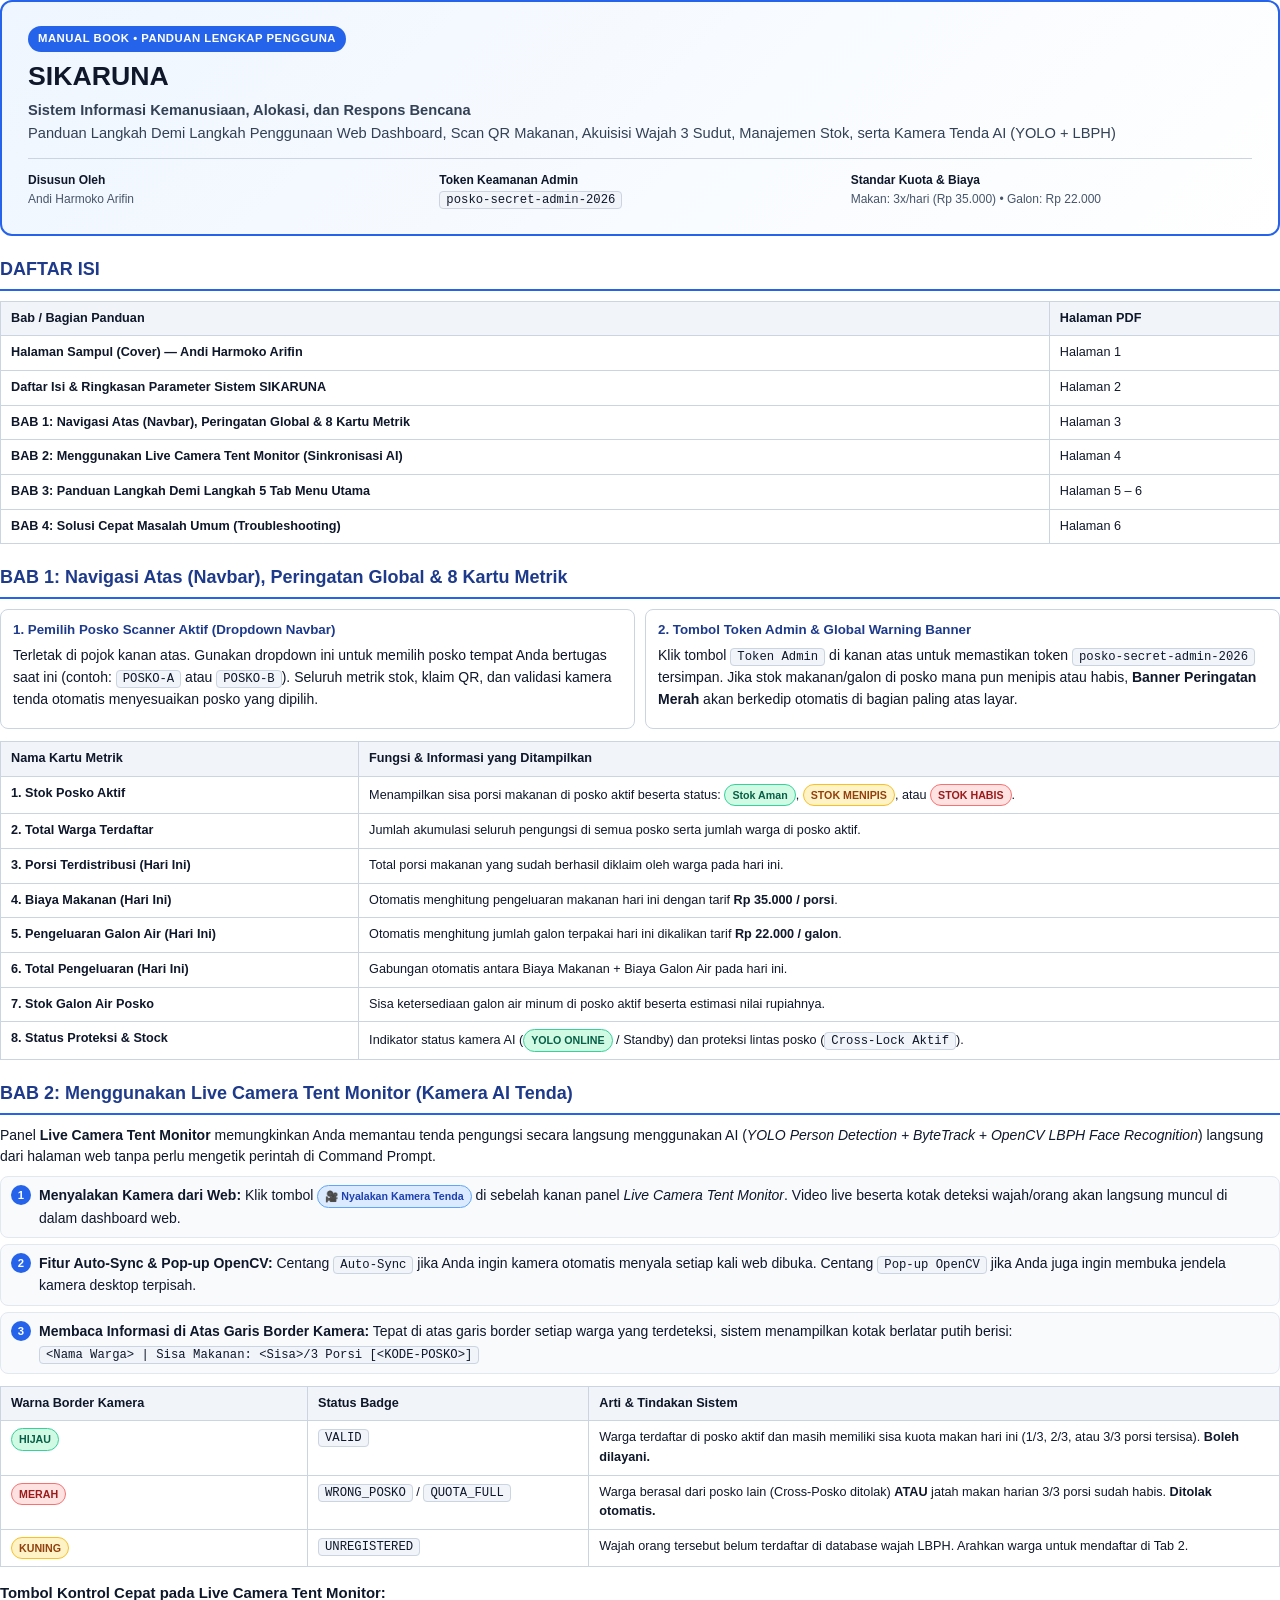
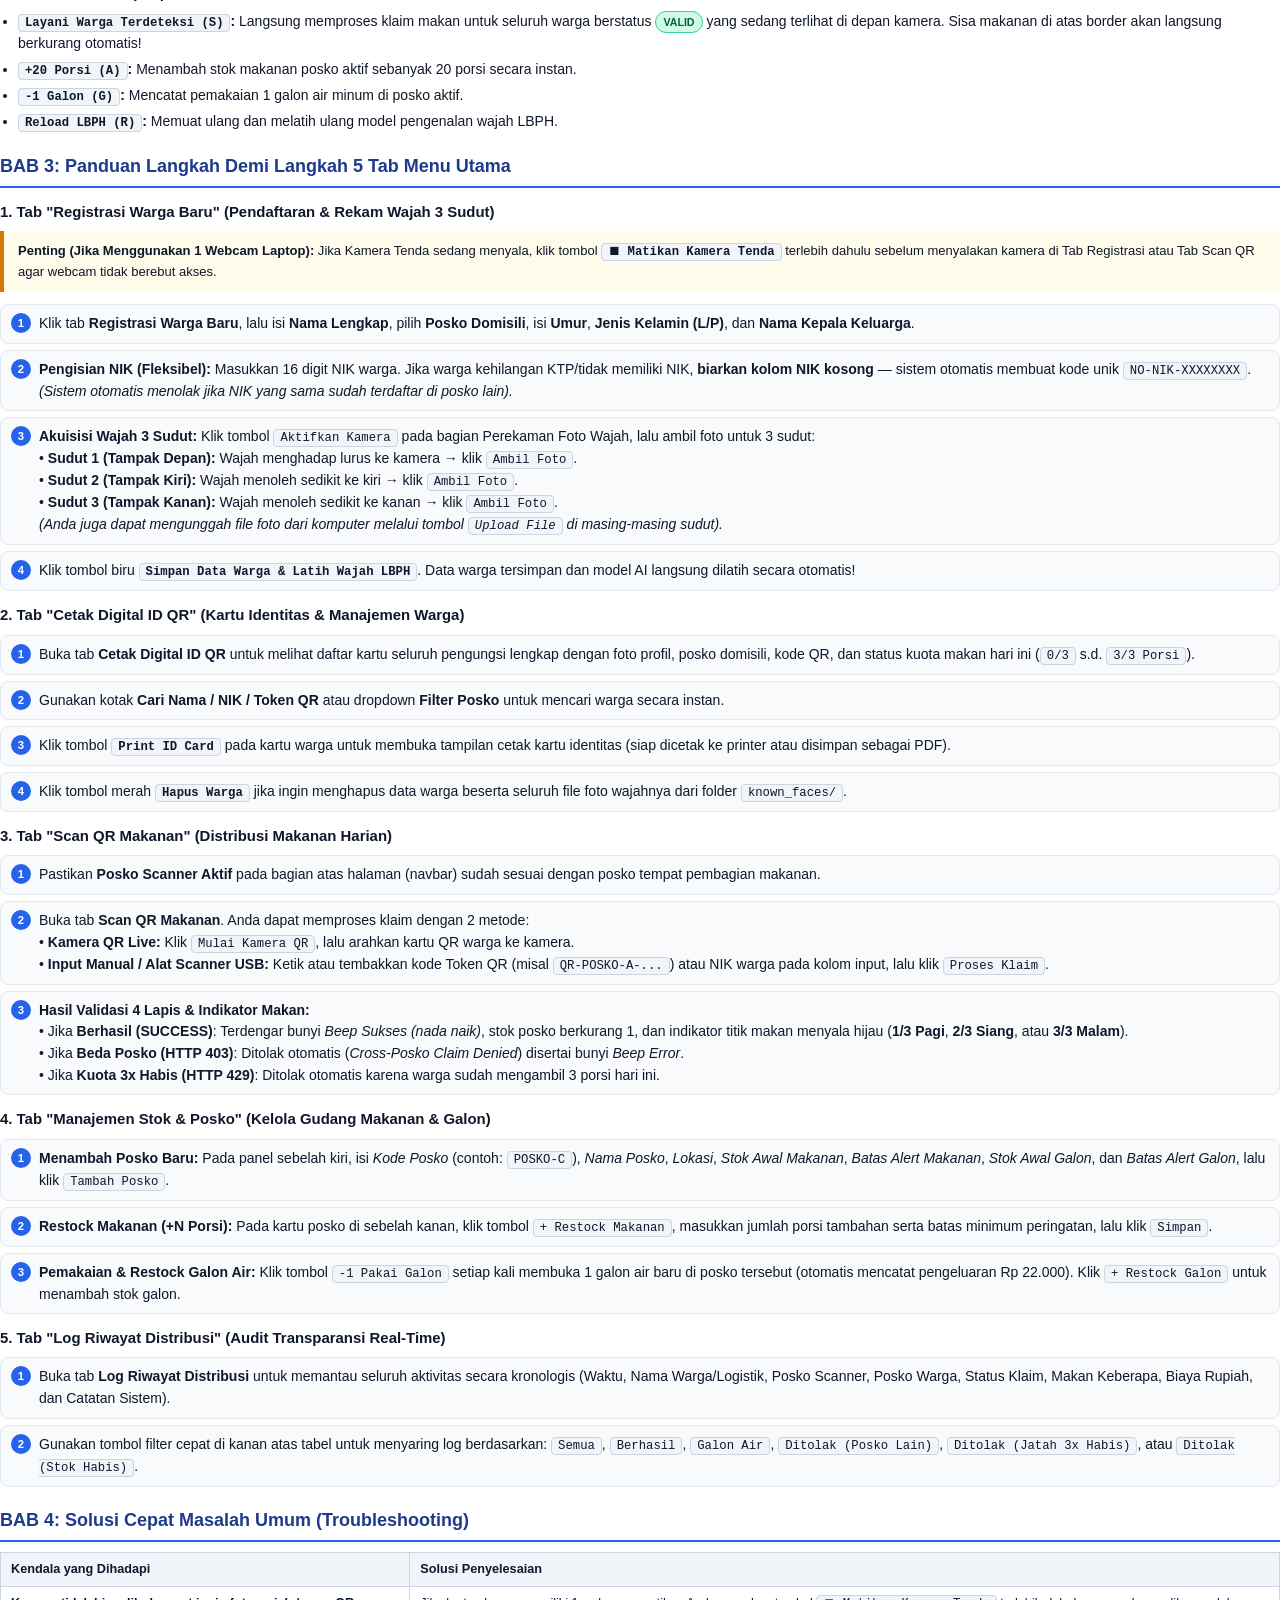
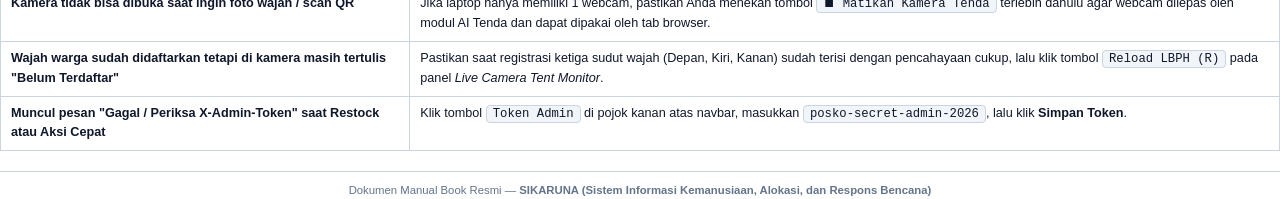
<file: docs/Manual_Book_Posko_Detector.html>
<!DOCTYPE html>
<html lang="id">
<head>
    <meta charset="UTF-8">
    <title>Manual Book — SIKARUNA (Sistem Informasi Kemanusiaan, Alokasi, dan Respons Bencana)</title>
    <style>
        @page {
            size: A4;
            margin: 16mm 16mm 16mm 16mm;
        }
        * {
            box-sizing: border-box;
            margin: 0;
            padding: 0;
        }
        body {
            font-family: "Segoe UI", -apple-system, BlinkMacSystemFont, Roboto, Arial, sans-serif;
            color: #0f172a;
            background: #ffffff;
            line-height: 1.55;
            font-size: 10.5pt;
        }
        .cover-banner {
            border: 2px solid #2563eb;
            border-radius: 12px;
            padding: 24px 26px;
            background: linear-gradient(135deg, #eff6ff 0%, #ffffff 100%);
            margin-bottom: 20px;
        }
        .cover-badge {
            display: inline-block;
            background: #2563eb;
            color: #ffffff;
            font-weight: 700;
            font-size: 8.5pt;
            padding: 4px 10px;
            border-radius: 999px;
            letter-spacing: 0.5px;
            text-transform: uppercase;
            margin-bottom: 8px;
        }
        .cover-banner h1 {
            font-size: 20pt;
            font-weight: 800;
            color: #0f172a;
            line-height: 1.25;
            margin-bottom: 6px;
        }
        .cover-banner p.subtitle {
            font-size: 11pt;
            color: #334155;
            margin-bottom: 14px;
        }
        .cover-meta {
            display: grid;
            grid-template-columns: repeat(3, 1fr);
            gap: 10px;
            border-top: 1px solid #cbd5e1;
            padding-top: 12px;
            font-size: 9pt;
            color: #475569;
        }
        .cover-meta div strong {
            color: #0f172a;
            display: block;
        }
        h2.section-title {
            font-size: 13.5pt;
            font-weight: 800;
            color: #1e3a8a;
            border-bottom: 2px solid #2563eb;
            padding-bottom: 5px;
            margin-top: 20px;
            margin-bottom: 10px;
            page-break-after: avoid;
        }
        h3.sub-title {
            font-size: 11.2pt;
            font-weight: 700;
            color: #0f172a;
            margin-top: 12px;
            margin-bottom: 6px;
            page-break-after: avoid;
        }
        p {
            margin-bottom: 8px;
        }
        .step-list {
            list-style: none;
            margin: 8px 0 12px 0;
        }
        .step-list li {
            position: relative;
            padding: 8px 12px 8px 38px;
            background: #f8fafc;
            border: 1px solid #e2e8f0;
            border-radius: 8px;
            margin-bottom: 6px;
            page-break-inside: avoid;
        }
        .step-list li .step-num {
            position: absolute;
            left: 10px;
            top: 8px;
            width: 20px;
            height: 20px;
            border-radius: 50%;
            background: #2563eb;
            color: #ffffff;
            font-weight: 700;
            font-size: 8.5pt;
            display: flex;
            align-items: center;
            justify-content: center;
            text-align: center;
            line-height: 20px;
        }
        code, .kbd {
            font-family: Consolas, "Courier New", monospace;
            background: #f1f5f9;
            border: 1px solid #cbd5e1;
            border-radius: 4px;
            padding: 1px 6px;
            font-size: 9.2pt;
            color: #0f172a;
        }
        .info-box {
            padding: 10px 14px;
            border-left: 4px solid #2563eb;
            background: #eff6ff;
            border-radius: 0 8px 8px 0;
            margin: 8px 0 12px 0;
            font-size: 9.8pt;
            page-break-inside: avoid;
        }
        .warn-box {
            padding: 10px 14px;
            border-left: 4px solid #d97706;
            background: #fffbeb;
            border-radius: 0 8px 8px 0;
            margin: 8px 0 12px 0;
            font-size: 9.8pt;
            page-break-inside: avoid;
        }
        table {
            width: 100%;
            border-collapse: collapse;
            margin: 8px 0 14px 0;
            font-size: 9.5pt;
            page-break-inside: avoid;
        }
        th, td {
            border: 1px solid #cbd5e1;
            padding: 7px 10px;
            text-align: left;
            vertical-align: top;
        }
        th {
            background: #f1f5f9;
            font-weight: 700;
            color: #0f172a;
        }
        .badge {
            display: inline-block;
            padding: 2px 7px;
            border-radius: 999px;
            font-size: 8pt;
            font-weight: 700;
        }
        .b-green {
            background: #d1fae5;
            color: #065f46;
            border: 1px solid #34d399;
        }
        .b-red {
            background: #fee2e2;
            color: #991b1b;
            border: 1px solid #f87171;
        }
        .b-yellow {
            background: #fef3c7;
            color: #92400e;
            border: 1px solid #fbbf24;
        }
        .b-blue {
            background: #dbeafe;
            color: #1e40af;
            border: 1px solid #60a5fa;
        }
        .grid-2 {
            display: grid;
            grid-template-columns: 1fr 1fr;
            gap: 10px;
            margin: 8px 0 12px 0;
        }
        .card-mini {
            border: 1px solid #cbd5e1;
            border-radius: 8px;
            padding: 10px 12px;
            background: #ffffff;
            page-break-inside: avoid;
        }
        .card-mini h4 {
            font-size: 10pt;
            color: #1e3a8a;
            margin-bottom: 4px;
        }
        .page-break {
            page-break-before: always;
        }
        .footer-note {
            margin-top: 20px;
            padding-top: 10px;
            border-top: 1px solid #cbd5e1;
            font-size: 8.5pt;
            color: #64748b;
            text-align: center;
        }
    </style>
</head>
<body>

    <!-- COVER BANNER -->
    <div class="cover-banner">
        <span class="cover-badge">MANUAL BOOK &bull; PANDUAN LENGKAP PENGGUNA</span>
        <h1>SIKARUNA</h1>
        <p class="subtitle"><strong>Sistem Informasi Kemanusiaan, Alokasi, dan Respons Bencana</strong><br>Panduan Langkah Demi Langkah Penggunaan Web Dashboard, Scan QR Makanan, Akuisisi Wajah 3 Sudut, Manajemen Stok, serta Kamera Tenda AI (YOLO + LBPH)</p>
        <div class="cover-meta">
            <div>
                <strong>Disusun Oleh</strong>
                Andi Harmoko Arifin
            </div>
            <div>
                <strong>Token Keamanan Admin</strong>
                <code>posko-secret-admin-2026</code>
            </div>
            <div>
                <strong>Standar Kuota &amp; Biaya</strong>
                Makan: 3x/hari (Rp 35.000) &bull; Galon: Rp 22.000
            </div>
        </div>
    </div>

    <!-- DAFTAR ISI -->
    <h2 class="section-title">DAFTAR ISI</h2>
    <table>
        <thead>
            <tr>
                <th>Bab / Bagian Panduan</th>
                <th style="width: 18%;">Halaman PDF</th>
            </tr>
        </thead>
        <tbody>
            <tr><td><strong>Halaman Sampul (Cover) &mdash; Andi Harmoko Arifin</strong></td><td>Halaman 1</td></tr>
            <tr><td><strong>Daftar Isi &amp; Ringkasan Parameter Sistem SIKARUNA</strong></td><td>Halaman 2</td></tr>
            <tr><td><strong>BAB 1: Navigasi Atas (Navbar), Peringatan Global &amp; 8 Kartu Metrik</strong></td><td>Halaman 3</td></tr>
            <tr><td><strong>BAB 2: Menggunakan Live Camera Tent Monitor (Sinkronisasi AI)</strong></td><td>Halaman 4</td></tr>
            <tr><td><strong>BAB 3: Panduan Langkah Demi Langkah 5 Tab Menu Utama</strong></td><td>Halaman 5 &ndash; 6</td></tr>
            <tr><td><strong>BAB 4: Solusi Cepat Masalah Umum (Troubleshooting)</strong></td><td>Halaman 6</td></tr>
        </tbody>
    </table>

    <!-- BAB 1 -->
    <h2 class="section-title">BAB 1: Navigasi Atas (Navbar), Peringatan Global &amp; 8 Kartu Metrik</h2>

    <div class="grid-2">
        <div class="card-mini">
            <h4>1. Pemilih Posko Scanner Aktif (Dropdown Navbar)</h4>
            <p>Terletak di pojok kanan atas. Gunakan dropdown ini untuk memilih posko tempat Anda bertugas saat ini (contoh: <code>POSKO-A</code> atau <code>POSKO-B</code>). Seluruh metrik stok, klaim QR, dan validasi kamera tenda otomatis menyesuaikan posko yang dipilih.</p>
        </div>
        <div class="card-mini">
            <h4>2. Tombol Token Admin &amp; Global Warning Banner</h4>
            <p>Klik tombol <code>Token Admin</code> di kanan atas untuk memastikan token <code>posko-secret-admin-2026</code> tersimpan. Jika stok makanan/galon di posko mana pun menipis atau habis, <strong>Banner Peringatan Merah</strong> akan berkedip otomatis di bagian paling atas layar.</p>
        </div>
    </div>

    <table>
        <thead>
            <tr>
                <th style="width: 28%;">Nama Kartu Metrik</th>
                <th>Fungsi &amp; Informasi yang Ditampilkan</th>
            </tr>
        </thead>
        <tbody>
            <tr>
                <td><strong>1. Stok Posko Aktif</strong></td>
                <td>Menampilkan sisa porsi makanan di posko aktif beserta status: <span class="badge b-green">Stok Aman</span>, <span class="badge b-yellow">STOK MENIPIS</span>, atau <span class="badge b-red">STOK HABIS</span>.</td>
            </tr>
            <tr>
                <td><strong>2. Total Warga Terdaftar</strong></td>
                <td>Jumlah akumulasi seluruh pengungsi di semua posko serta jumlah warga di posko aktif.</td>
            </tr>
            <tr>
                <td><strong>3. Porsi Terdistribusi (Hari Ini)</strong></td>
                <td>Total porsi makanan yang sudah berhasil diklaim oleh warga pada hari ini.</td>
            </tr>
            <tr>
                <td><strong>4. Biaya Makanan (Hari Ini)</strong></td>
                <td>Otomatis menghitung pengeluaran makanan hari ini dengan tarif <strong>Rp 35.000 / porsi</strong>.</td>
            </tr>
            <tr>
                <td><strong>5. Pengeluaran Galon Air (Hari Ini)</strong></td>
                <td>Otomatis menghitung jumlah galon terpakai hari ini dikalikan tarif <strong>Rp 22.000 / galon</strong>.</td>
            </tr>
            <tr>
                <td><strong>6. Total Pengeluaran (Hari Ini)</strong></td>
                <td>Gabungan otomatis antara Biaya Makanan + Biaya Galon Air pada hari ini.</td>
            </tr>
            <tr>
                <td><strong>7. Stok Galon Air Posko</strong></td>
                <td>Sisa ketersediaan galon air minum di posko aktif beserta estimasi nilai rupiahnya.</td>
            </tr>
            <tr>
                <td><strong>8. Status Proteksi &amp; Stock</strong></td>
                <td>Indikator status kamera AI (<span class="badge b-green">YOLO ONLINE</span> / Standby) dan proteksi lintas posko (<code>Cross-Lock Aktif</code>).</td>
            </tr>
        </tbody>
    </table>

    <div class="page-break"></div>

    <!-- BAB 2 -->
    <h2 class="section-title">BAB 2: Menggunakan Live Camera Tent Monitor (Kamera AI Tenda)</h2>
    <p>Panel <strong>Live Camera Tent Monitor</strong> memungkinkan Anda memantau tenda pengungsi secara langsung menggunakan AI (<em>YOLO Person Detection + ByteTrack + OpenCV LBPH Face Recognition</em>) langsung dari halaman web tanpa perlu mengetik perintah di Command Prompt.</p>

    <ul class="step-list">
        <li>
            <span class="step-num">1</span>
            <strong>Menyalakan Kamera dari Web:</strong> Klik tombol <span class="badge b-blue">🎥 Nyalakan Kamera Tenda</span> di sebelah kanan panel <em>Live Camera Tent Monitor</em>. Video live beserta kotak deteksi wajah/orang akan langsung muncul di dalam dashboard web.
        </li>
        <li>
            <span class="step-num">2</span>
            <strong>Fitur Auto-Sync &amp; Pop-up OpenCV:</strong>
            Centang <code>Auto-Sync</code> jika Anda ingin kamera otomatis menyala setiap kali web dibuka. Centang <code>Pop-up OpenCV</code> jika Anda juga ingin membuka jendela kamera desktop terpisah.
        </li>
        <li>
            <span class="step-num">3</span>
            <strong>Membaca Informasi di Atas Garis Border Kamera:</strong>
            Tepat di atas garis border setiap warga yang terdeteksi, sistem menampilkan kotak berlatar putih berisi:<br>
            <code>&lt;Nama Warga&gt; | Sisa Makanan: &lt;Sisa&gt;/3 Porsi [&lt;KODE-POSKO&gt;]</code>
        </li>
    </ul>

    <table>
        <thead>
            <tr>
                <th style="width: 24%;">Warna Border Kamera</th>
                <th style="width: 22%;">Status Badge</th>
                <th>Arti &amp; Tindakan Sistem</th>
            </tr>
        </thead>
        <tbody>
            <tr>
                <td><span class="badge b-green">HIJAU</span></td>
                <td><code>VALID</code></td>
                <td>Warga terdaftar di posko aktif dan masih memiliki sisa kuota makan hari ini (1/3, 2/3, atau 3/3 porsi tersisa). <strong>Boleh dilayani.</strong></td>
            </tr>
            <tr>
                <td><span class="badge b-red">MERAH</span></td>
                <td><code>WRONG_POSKO</code> / <code>QUOTA_FULL</code></td>
                <td>Warga berasal dari posko lain (Cross-Posko ditolak) <strong>ATAU</strong> jatah makan harian 3/3 porsi sudah habis. <strong>Ditolak otomatis.</strong></td>
            </tr>
            <tr>
                <td><span class="badge b-yellow">KUNING</span></td>
                <td><code>UNREGISTERED</code></td>
                <td>Wajah orang tersebut belum terdaftar di database wajah LBPH. Arahkan warga untuk mendaftar di Tab 2.</td>
            </tr>
        </tbody>
    </table>

    <h3 class="sub-title">Tombol Kontrol Cepat pada Live Camera Tent Monitor:</h3>
    <ul>
        <li style="margin-left: 18px; margin-bottom: 4px;"><strong><code>Layani Warga Terdeteksi (S)</code>:</strong> Langsung memproses klaim makan untuk seluruh warga berstatus <span class="badge b-green">VALID</span> yang sedang terlihat di depan kamera. Sisa makanan di atas border akan langsung berkurang otomatis!</li>
        <li style="margin-left: 18px; margin-bottom: 4px;"><strong><code>+20 Porsi (A)</code>:</strong> Menambah stok makanan posko aktif sebanyak 20 porsi secara instan.</li>
        <li style="margin-left: 18px; margin-bottom: 4px;"><strong><code>-1 Galon (G)</code>:</strong> Mencatat pemakaian 1 galon air minum di posko aktif.</li>
        <li style="margin-left: 18px; margin-bottom: 8px;"><strong><code>Reload LBPH (R)</code>:</strong> Memuat ulang dan melatih ulang model pengenalan wajah LBPH.</li>
    </ul>

    <!-- BAB 3 -->
    <h2 class="section-title">BAB 3: Panduan Langkah Demi Langkah 5 Tab Menu Utama</h2>

    <h3 class="sub-title">1. Tab "Registrasi Warga Baru" (Pendaftaran &amp; Rekam Wajah 3 Sudut)</h3>
    <div class="warn-box">
        <strong>Penting (Jika Menggunakan 1 Webcam Laptop):</strong> Jika Kamera Tenda sedang menyala, klik tombol <strong><code>⏹ Matikan Kamera Tenda</code></strong> terlebih dahulu sebelum menyalakan kamera di Tab Registrasi atau Tab Scan QR agar webcam tidak berebut akses.
    </div>
    <ul class="step-list">
        <li>
            <span class="step-num">1</span>
            Klik tab <strong>Registrasi Warga Baru</strong>, lalu isi <strong>Nama Lengkap</strong>, pilih <strong>Posko Domisili</strong>, isi <strong>Umur</strong>, <strong>Jenis Kelamin (L/P)</strong>, dan <strong>Nama Kepala Keluarga</strong>.
        </li>
        <li>
            <span class="step-num">2</span>
            <strong>Pengisian NIK (Fleksibel):</strong> Masukkan 16 digit NIK warga. Jika warga kehilangan KTP/tidak memiliki NIK, <strong>biarkan kolom NIK kosong</strong> — sistem otomatis membuat kode unik <code>NO-NIK-XXXXXXXX</code>. <em>(Sistem otomatis menolak jika NIK yang sama sudah terdaftar di posko lain).</em>
        </li>
        <li>
            <span class="step-num">3</span>
            <strong>Akuisisi Wajah 3 Sudut:</strong> Klik tombol <code>Aktifkan Kamera</code> pada bagian Perekaman Foto Wajah, lalu ambil foto untuk 3 sudut:
            <br>&bull; <strong>Sudut 1 (Tampak Depan):</strong> Wajah menghadap lurus ke kamera &rarr; klik <code>Ambil Foto</code>.
            <br>&bull; <strong>Sudut 2 (Tampak Kiri):</strong> Wajah menoleh sedikit ke kiri &rarr; klik <code>Ambil Foto</code>.
            <br>&bull; <strong>Sudut 3 (Tampak Kanan):</strong> Wajah menoleh sedikit ke kanan &rarr; klik <code>Ambil Foto</code>.
            <br><em>(Anda juga dapat mengunggah file foto dari komputer melalui tombol <code>Upload File</code> di masing-masing sudut).</em>
        </li>
        <li>
            <span class="step-num">4</span>
            Klik tombol biru <strong><code>Simpan Data Warga &amp; Latih Wajah LBPH</code></strong>. Data warga tersimpan dan model AI langsung dilatih secara otomatis!
        </li>
    </ul>

    <div class="page-break"></div>

    <h3 class="sub-title">2. Tab "Cetak Digital ID QR" (Kartu Identitas &amp; Manajemen Warga)</h3>
    <ul class="step-list">
        <li>
            <span class="step-num">1</span>
            Buka tab <strong>Cetak Digital ID QR</strong> untuk melihat daftar kartu seluruh pengungsi lengkap dengan foto profil, posko domisili, kode QR, dan status kuota makan hari ini (<code>0/3</code> s.d. <code>3/3 Porsi</code>).
        </li>
        <li>
            <span class="step-num">2</span>
            Gunakan kotak <strong>Cari Nama / NIK / Token QR</strong> atau dropdown <strong>Filter Posko</strong> untuk mencari warga secara instan.
        </li>
        <li>
            <span class="step-num">3</span>
            Klik tombol <strong><code>Print ID Card</code></strong> pada kartu warga untuk membuka tampilan cetak kartu identitas (siap dicetak ke printer atau disimpan sebagai PDF).
        </li>
        <li>
            <span class="step-num">4</span>
            Klik tombol merah <strong><code>Hapus Warga</code></strong> jika ingin menghapus data warga beserta seluruh file foto wajahnya dari folder <code>known_faces/</code>.
        </li>
    </ul>

    <h3 class="sub-title">3. Tab "Scan QR Makanan" (Distribusi Makanan Harian)</h3>
    <ul class="step-list">
        <li>
            <span class="step-num">1</span>
            Pastikan <strong>Posko Scanner Aktif</strong> pada bagian atas halaman (navbar) sudah sesuai dengan posko tempat pembagian makanan.
        </li>
        <li>
            <span class="step-num">2</span>
            Buka tab <strong>Scan QR Makanan</strong>. Anda dapat memproses klaim dengan 2 metode:
            <br>&bull; <strong>Kamera QR Live:</strong> Klik <code>Mulai Kamera QR</code>, lalu arahkan kartu QR warga ke kamera.
            <br>&bull; <strong>Input Manual / Alat Scanner USB:</strong> Ketik atau tembakkan kode Token QR (misal <code>QR-POSKO-A-...</code>) atau NIK warga pada kolom input, lalu klik <code>Proses Klaim</code>.
        </li>
        <li>
            <span class="step-num">3</span>
            <strong>Hasil Validasi 4 Lapis &amp; Indikator Makan:</strong>
            <br>&bull; Jika <strong>Berhasil (SUCCESS)</strong>: Terdengar bunyi <em>Beep Sukses (nada naik)</em>, stok posko berkurang 1, dan indikator titik makan menyala hijau (<strong>1/3 Pagi</strong>, <strong>2/3 Siang</strong>, atau <strong>3/3 Malam</strong>).
            <br>&bull; Jika <strong>Beda Posko (HTTP 403)</strong>: Ditolak otomatis (<em>Cross-Posko Claim Denied</em>) disertai bunyi <em>Beep Error</em>.
            <br>&bull; Jika <strong>Kuota 3x Habis (HTTP 429)</strong>: Ditolak otomatis karena warga sudah mengambil 3 porsi hari ini.
        </li>
    </ul>

    <h3 class="sub-title">4. Tab "Manajemen Stok &amp; Posko" (Kelola Gudang Makanan &amp; Galon)</h3>
    <ul class="step-list">
        <li>
            <span class="step-num">1</span>
            <strong>Menambah Posko Baru:</strong> Pada panel sebelah kiri, isi <em>Kode Posko</em> (contoh: <code>POSKO-C</code>), <em>Nama Posko</em>, <em>Lokasi</em>, <em>Stok Awal Makanan</em>, <em>Batas Alert Makanan</em>, <em>Stok Awal Galon</em>, dan <em>Batas Alert Galon</em>, lalu klik <code>Tambah Posko</code>.
        </li>
        <li>
            <span class="step-num">2</span>
            <strong>Restock Makanan (+N Porsi):</strong> Pada kartu posko di sebelah kanan, klik tombol <code>+ Restock Makanan</code>, masukkan jumlah porsi tambahan serta batas minimum peringatan, lalu klik <code>Simpan</code>.
        </li>
        <li>
            <span class="step-num">3</span>
            <strong>Pemakaian &amp; Restock Galon Air:</strong> Klik tombol <code>-1 Pakai Galon</code> setiap kali membuka 1 galon air baru di posko tersebut (otomatis mencatat pengeluaran Rp 22.000). Klik <code>+ Restock Galon</code> untuk menambah stok galon.
        </li>
    </ul>

    <h3 class="sub-title">5. Tab "Log Riwayat Distribusi" (Audit Transparansi Real-Time)</h3>
    <ul class="step-list">
        <li>
            <span class="step-num">1</span>
            Buka tab <strong>Log Riwayat Distribusi</strong> untuk memantau seluruh aktivitas secara kronologis (Waktu, Nama Warga/Logistik, Posko Scanner, Posko Warga, Status Klaim, Makan Keberapa, Biaya Rupiah, dan Catatan Sistem).
        </li>
        <li>
            <span class="step-num">2</span>
            Gunakan tombol filter cepat di kanan atas tabel untuk menyaring log berdasarkan:
            <code>Semua</code>, <code>Berhasil</code>, <code>Galon Air</code>, <code>Ditolak (Posko Lain)</code>, <code>Ditolak (Jatah 3x Habis)</code>, atau <code>Ditolak (Stok Habis)</code>.
        </li>
    </ul>

    <!-- BAB 4 -->
    <h2 class="section-title">BAB 4: Solusi Cepat Masalah Umum (Troubleshooting)</h2>
    <table>
        <thead>
            <tr>
                <th style="width: 32%;">Kendala yang Dihadapi</th>
                <th>Solusi Penyelesaian</th>
            </tr>
        </thead>
        <tbody>
            <tr>
                <td><strong>Kamera tidak bisa dibuka saat ingin foto wajah / scan QR</strong></td>
                <td>Jika laptop hanya memiliki 1 webcam, pastikan Anda menekan tombol <code>⏹ Matikan Kamera Tenda</code> terlebih dahulu agar webcam dilepas oleh modul AI Tenda dan dapat dipakai oleh tab browser.</td>
            </tr>
            <tr>
                <td><strong>Wajah warga sudah didaftarkan tetapi di kamera masih tertulis "Belum Terdaftar"</strong></td>
                <td>Pastikan saat registrasi ketiga sudut wajah (Depan, Kiri, Kanan) sudah terisi dengan pencahayaan cukup, lalu klik tombol <code>Reload LBPH (R)</code> pada panel <em>Live Camera Tent Monitor</em>.</td>
            </tr>
            <tr>
                <td><strong>Muncul pesan "Gagal / Periksa X-Admin-Token" saat Restock atau Aksi Cepat</strong></td>
                <td>Klik tombol <code>Token Admin</code> di pojok kanan atas navbar, masukkan <code>posko-secret-admin-2026</code>, lalu klik <strong>Simpan Token</strong>.</td>
            </tr>
        </tbody>
    </table>

    <div class="footer-note">
        Dokumen Manual Book Resmi &mdash; <strong>SIKARUNA (Sistem Informasi Kemanusiaan, Alokasi, dan Respons Bencana)</strong>
    </div>

</body>
</html>
</file>
